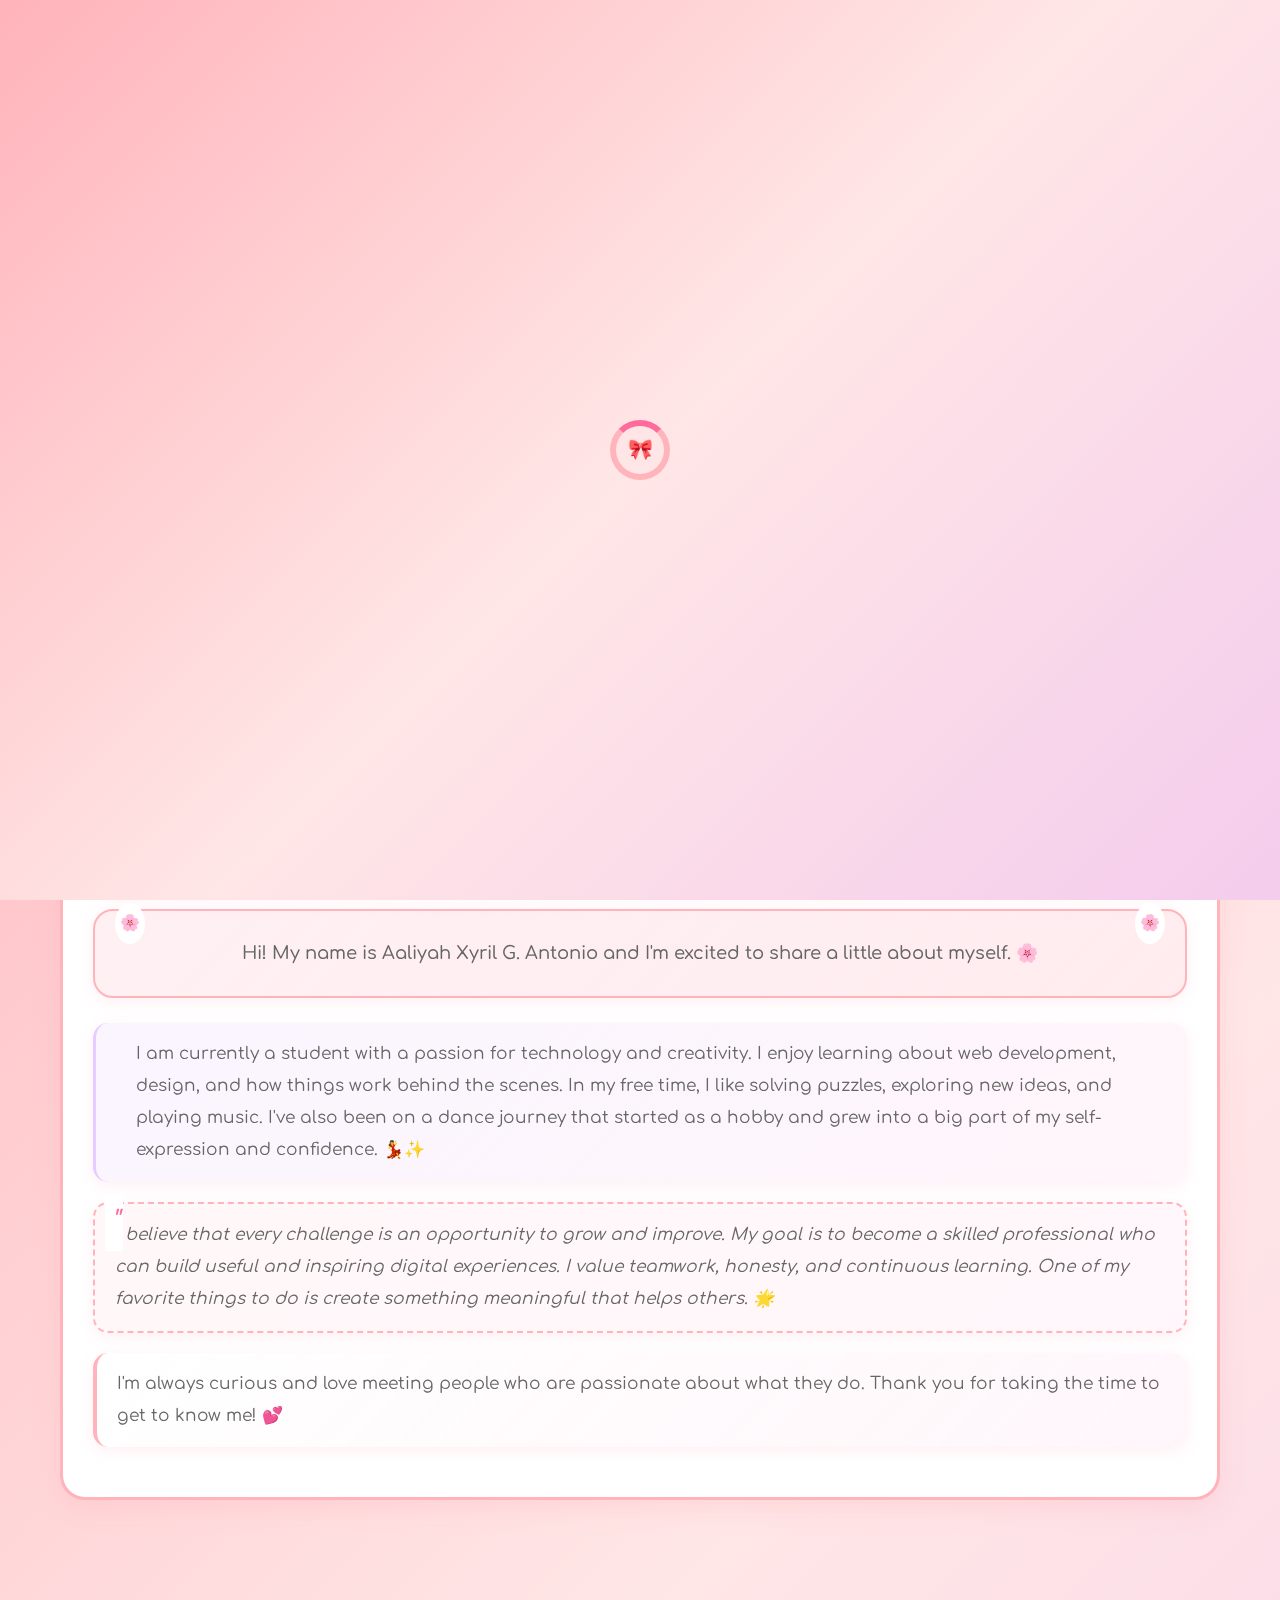
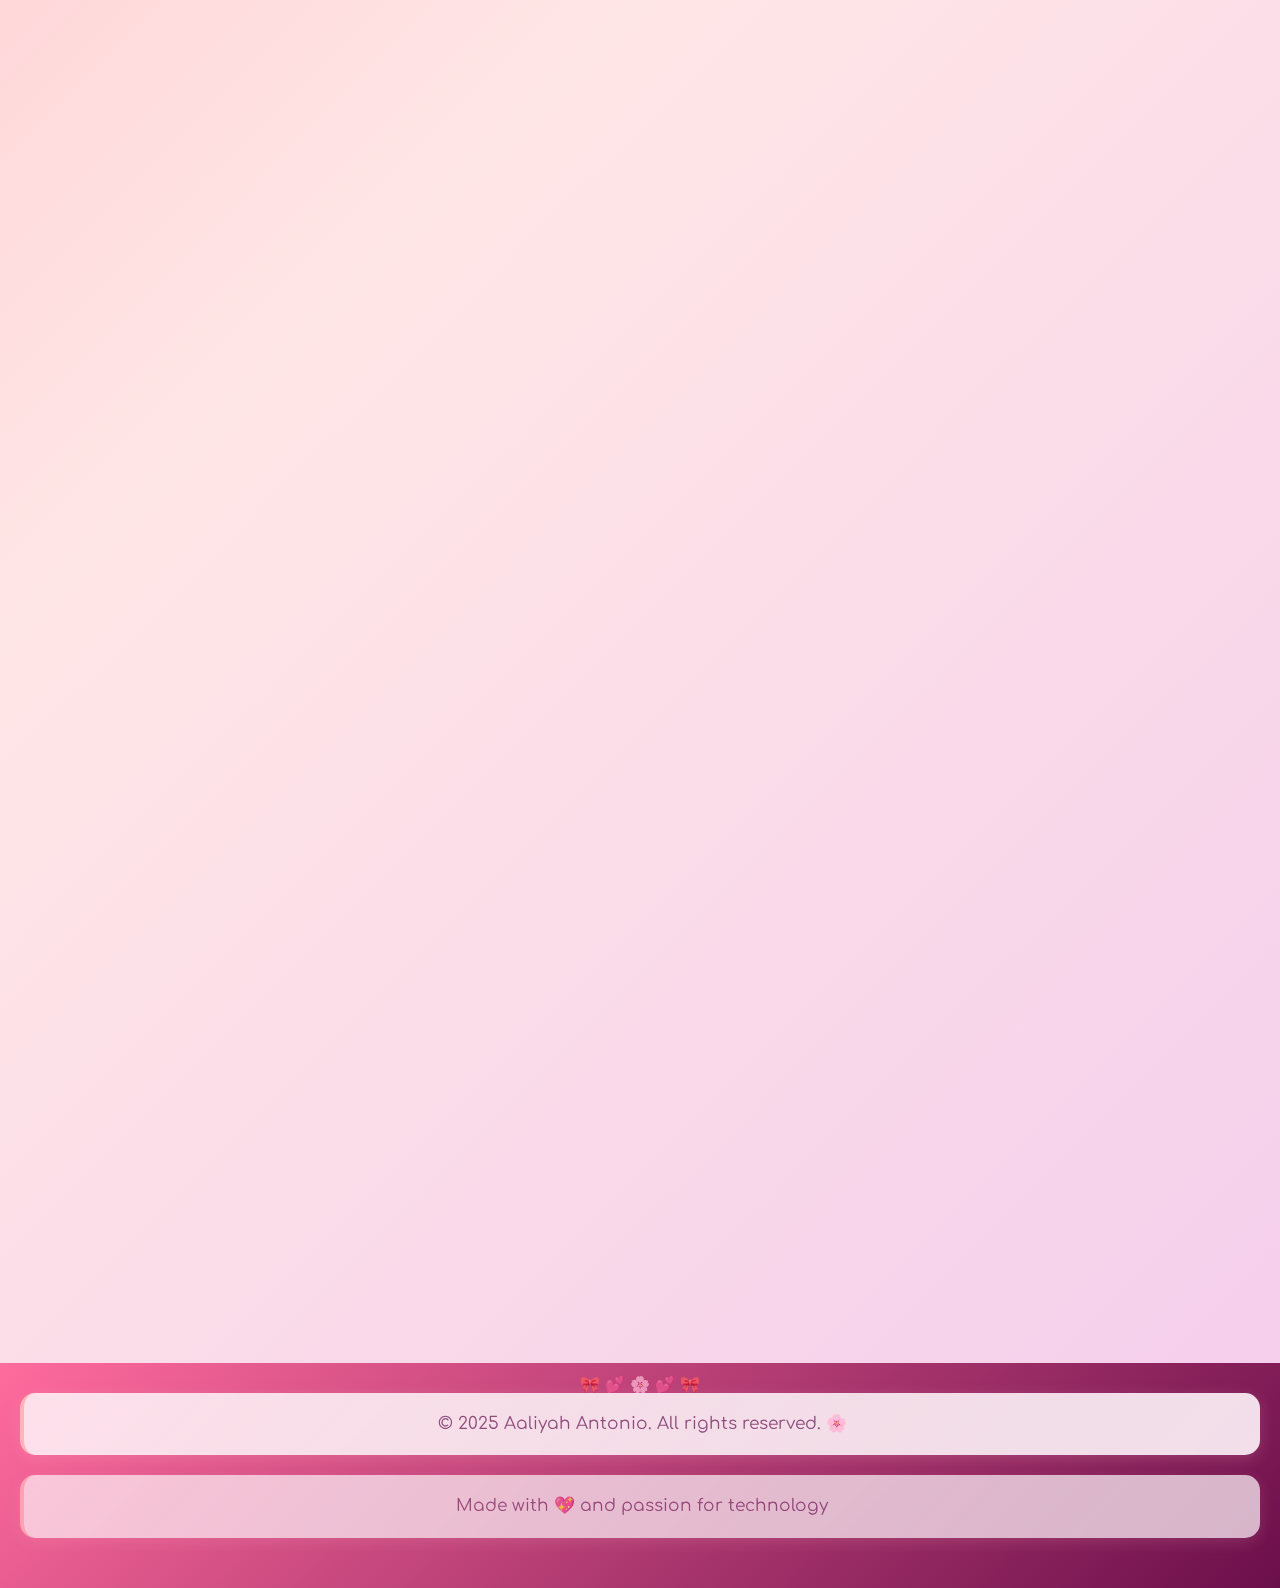
<file: index.html>
<!DOCTYPE html>
<html lang="en">
<head>
  <meta charset="UTF-8">
  <meta name="viewport" content="width=device-width, initial-scale=1.0">
  <meta name="description" content="Aaliyah Antonio - Personal Portfolio. Learn about my journey in technology, dance, and faith.">
  <meta name="keywords" content="Aaliyah Antonio, portfolio, technology, dance, IT student, web development">
  <meta name="author" content="Aaliyah Antonio">
  <title>Aaliyah Antonio - Home</title>
  <link rel="stylesheet" href="style.css">
  <link rel="icon" href="data:image/svg+xml,<svg xmlns='http://www.w3.org/2000/svg' viewBox='0 0 100 100'><text y='.9em' font-size='90'>🎀</text></svg>">
  <style>
    .profile-image-container {
        display: flex;
        justify-content: center;
        align-items: center;
        background: linear-gradient(135deg, #ffeef8 0%, #ffe4f2 50%, #ffd9ec 100%);
        padding: 60px;
        border-radius: 30px;
        margin: 30px 0;
        border: 3px solid rgba(255,182,193,0.6);
        position: relative;
        overflow: hidden;
        box-shadow: 
          0 10px 30px rgba(255,182,193,0.3),
          inset 0 1px 0 rgba(255,255,255,0.6);
    }
    
    .profile-image-container::before {
        content: '';
        position: absolute;
        top: -50%;
        left: -50%;
        width: 200%;
        height: 200%;
        background: conic-gradient(
          transparent,
          rgba(255,182,193,0.15),
          transparent,
          rgba(255,192,203,0.15),
          transparent,
          rgba(255,182,193,0.15),
          transparent
        );
        animation: rotate 12s linear infinite;
        z-index: 1;
    }
    
    @keyframes rotate {
        0% { transform: rotate(0deg); }
        100% { transform: rotate(360deg); }
    }
    
    #home img {
        width: 900px;
        height: 450px;
        object-fit: cover;
        border-radius: 10px;
        border: 4px solid #ff69b4;
        position: relative;
        z-index: 2;
        box-shadow: 
          0 0 20px rgba(255,105,180,0.6),
          0 0 40px rgba(255,105,180,0.4),
          0 0 60px rgba(255,182,193,0.3),
          0 0 80px rgba(255,192,203,0.2),
          inset 0 0 20px rgba(255,255,255,0.3);
        transition: all 0.4s ease;
        filter: brightness(1.1) contrast(1.1) saturate(1.05);
    }
    
    #home img:hover {
        transform: scale(1.05) translateY(-5px);
        border-color: #ff1493;
        box-shadow: 
          0 0 30px rgba(255,105,180,0.8),
          0 0 60px rgba(255,105,180,0.6),
          0 0 90px rgba(255,182,193,0.4),
          0 0 120px rgba(255,192,203,0.3),
          0 15px 35px rgba(255,105,180,0.3),
          inset 0 0 30px rgba(255,255,255,0.4);
        filter: brightness(1.15) contrast(1.15) saturate(1.1);
    }
    
    .profile-image-container:hover {
        border-color: rgba(255,105,180,0.8);
        box-shadow: 
          0 15px 40px rgba(255,182,193,0.4),
          inset 0 1px 0 rgba(255,255,255,0.8);
    }
    
    .profile-image-container:hover::before {
        animation-duration: 6s;
    }

  </style>
</head>
<body>

  <div class="loading" id="loading">
    <div class="spinner"></div>
  </div>

  <header>
    <h1 class="hello-kitty-bow">Aaliyah Antonio</h1>
    <nav class="nav-buttons">
      <a href="home.html"><button class="active">🏠 Home</button></a>
      <a href="about.html"><button>📖 About Me</button></a>
      <a href="contact.html"><button>💌 Contact</button></a>
    </nav>
  </header>

  <main>
    <section id="home" class="content-section">
      <div class="container">
        <div class="card text-center fade-in-up kawaii-decoration">
          <h2 class="hello-kitty-bow">Welcome to Aaliyah's Digital Space! ✨</h2>
          <div class="profile-image-container">
            <img src="myself.jpg" alt="Aaliyah Antonio - Profile Picture">
          </div>

          
          <p class="intro-text">
            Hi! My name is Aaliyah Xyril G. Antonio and I'm excited to share a little about myself. 🌸
          </p>
          
          <p class="indented-paragraph">
            I am currently a student with a passion for technology and creativity. I enjoy learning about web development, design, and how things work behind the scenes. In my free time, I like solving puzzles, exploring new ideas, and playing music. I've also been on a dance journey that started as a hobby and grew into a big part of my self-expression and confidence. 💃✨
          </p>
          
          <p class="quote-paragraph">
            I believe that every challenge is an opportunity to grow and improve. My goal is to become a skilled professional who can build useful and inspiring digital experiences. I value teamwork, honesty, and continuous learning. One of my favorite things to do is create something meaningful that helps others. 🌟
          </p>
          
          <p>
            I'm always curious and love meeting people who are passionate about what they do. Thank you for taking the time to get to know me! 💕
          </p>
        </div>

        <div class="fun-facts card scroll-animate">
          <h2>Fun Facts About Me 🐱</h2>
          <ul>
            <li class="paw-print">I love ice cream, especially when the flavor is cookies & cream 🍦</li>
            <li>My favorite colors are black and pink 🖤💖</li>
            <li>I prefer sunsets over sunrises 🌅</li>
            <li class="hello-kitty-bow">I like collecting stuffed toys 🧸</li>
            <li>I have a sweet tooth 🍭</li>
            <li>I like observing people 👀</li>
            <li>I love sleeping 😴</li>
            <li>I hate spiders 🕷️</li>
            <li>My favorite flower is sunflower 🌻</li>
            <li>I love rainy days ☔</li>
            <li class="paw-print">I love giving nicknames to my friends 💫</li>
            <li>I enjoy reading books while listening to music 📚🎵</li>
            <li>I cry easily during movies or reading books 😭</li>
          </ul>
        </div>

    
        <div style="display: grid; grid-template-columns: repeat(auto-fit, minmax(250px, 1fr)); gap: 20px; margin-top: 40px;">
          <div class="card text-center scroll-animate hello-kitty-bow" style="padding: 30px;">
            <h3>📖 My Journey</h3>
            <p>Discover my life story, from childhood to college, and my missionary work. 🌸</p>
            <a href="about.html">
              <button style="background: linear-gradient(135deg, #ff6b9d, #ffb3ba); color: white; border: none; padding: 12px 24px; border-radius: 25px; cursor: pointer; font-weight: 600; transition: all 0.3s ease; font-family: 'Fredoka', sans-serif;">
                ✨ Read More ✨
              </button>
            </a>
          </div>
          
          <div class="card text-center scroll-animate hello-kitty-bow" style="padding: 30px;">
            <h3>💌 Get in Touch</h3>
            <p>Have a question or want to connect? I'd love to hear from you! 💕</p>
            <a href="contact.html">
              <button style="background: linear-gradient(135deg, #ff6b9d, #ffb3ba); color: white; border: none; padding: 12px 24px; border-radius: 25px; cursor: pointer; font-weight: 600; transition: all 0.3s ease; font-family: 'Fredoka', sans-serif;">
                🎀 Contact Me 🎀
              </button>
            </a>
          </div>
        </div>
      </div>
    </section>
  </main>

  <footer>
    <p style="color: rgb(142, 75, 124); text-align: center;">&copy; 2025 Aaliyah Antonio. All rights reserved. 🌸</p>
    <p style="margin-top: 10px; opacity: 0.8; color: rgb(142, 75, 124); text-align: center; ">Made with 💖 and passion for technology</p>
  </footer>

  <script>
 
    if (performance.navigation.type === performance.navigation.TYPE_RELOAD) {
      const referrer = document.referrer;
      if (!referrer.includes('start.html')) {
        window.location.href = 'start.html';
      }
    }


    window.addEventListener('load', function() {
      const loading = document.getElementById('loading');
      setTimeout(() => {
        loading.classList.add('fade-out');
        setTimeout(() => {
          loading.style.display = 'none';
        }, 500);
      }, 800);
    });

  
    const observerOptions = {
      threshold: 0.1,
      rootMargin: '0px 0px -50px 0px'
    };

    const observer = new IntersectionObserver((entries) => {
      entries.forEach(entry => {
        if (entry.isIntersecting) {
          entry.target.classList.add('visible');
        }
      });
    }, observerOptions);

    document.querySelectorAll('.scroll-animate').forEach(el => {
      observer.observe(el);
    });

   
    document.querySelectorAll('button').forEach(button => {
      button.addEventListener('mouseenter', function() {
        this.style.transform = 'translateY(-2px)';
      });
      
      button.addEventListener('mouseleave', function() {
        this.style.transform = 'translateY(0)';
      });
    });


    document.querySelectorAll('a[href^="#"]').forEach(anchor => {
      anchor.addEventListener('click', function (e) {
        e.preventDefault();
        const target = document.querySelector(this.getAttribute('href'));
        if (target) {
          target.scrollIntoView({
            behavior: 'smooth',
            block: 'start'
          });
        }
      });
    });
  </script>
</body>
</html>
</file>
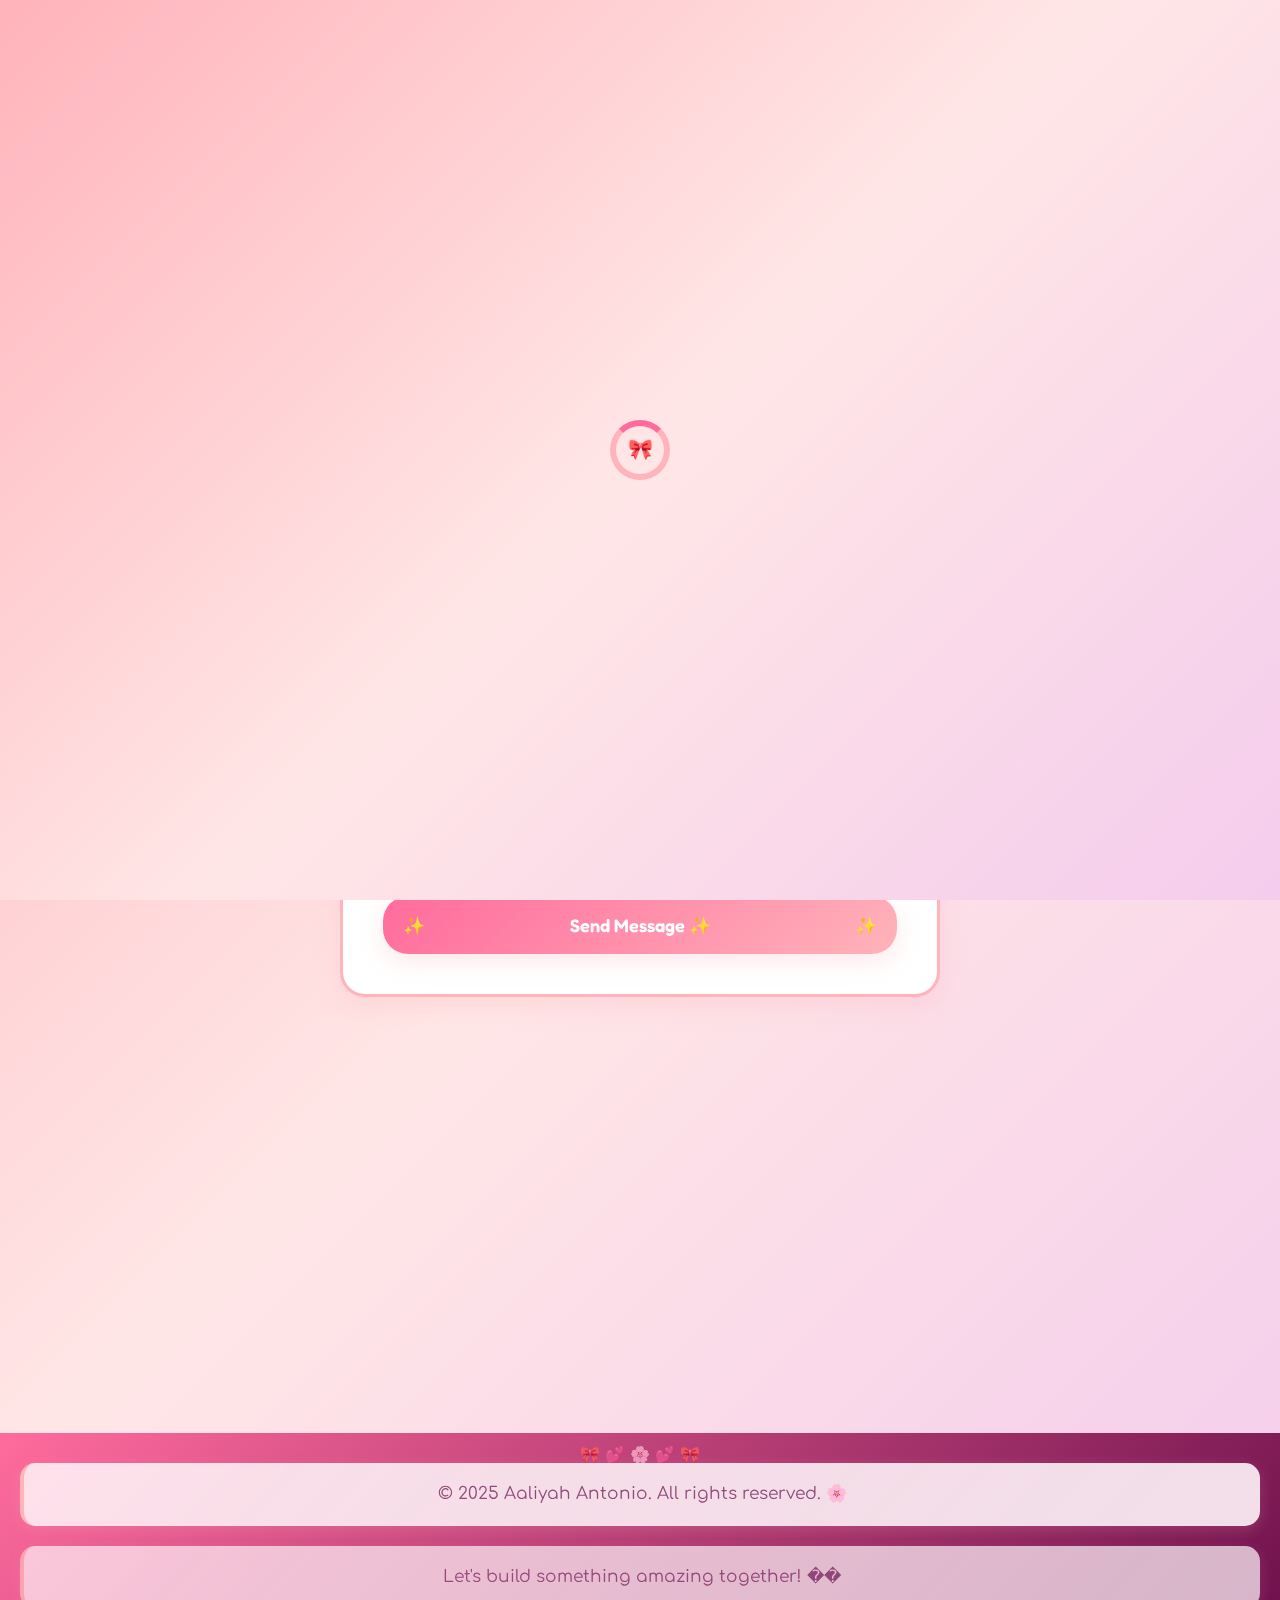
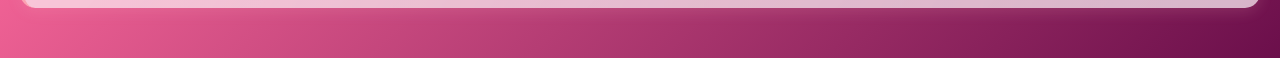
<file: contact.html>
<!DOCTYPE html>
<html lang="en">
<head>
  <meta charset="UTF-8">
  <meta name="viewport" content="width=device-width, initial-scale=1.0">
  <meta name="description" content="Contact Aaliyah Antonio - Get in touch via email, phone, or send a message through the contact form.">
  <meta name="keywords" content="Aaliyah Antonio, contact, email, phone, message, get in touch">
  <meta name="author" content="Aaliyah Antonio">
  <title>Aaliyah Antonio - Contact</title>
  <link rel="stylesheet" href="style.css">
  <link rel="icon" href="data:image/svg+xml,<svg xmlns='http://www.w3.org/2000/svg' viewBox='0 0 100 100'><text y='.9em' font-size='90'>🎀</text></svg>">
</head>
<body>
  <!-- Loading Animation -->
  <div class="loading" id="loading">
    <div class="spinner"></div>
  </div>

  <header>
    <div class="title hello-kitty-bow">Contact Me</div>
    <nav class="nav-buttons">
      <a href="home.html"><button>🏠 Home</button></a>
      <a href="about.html"><button>📖 About Me</button></a>
      <a href="contact.html"><button class="active">💌 Contact</button></a>
    </nav>
  </header>

  <main>
    <div class="container">
      <section class="content-section">
        <h1 class="text-center fade-in-up hello-kitty-bow">Let's Connect! 💌</h1>
        <p class="intro-text fade-in-up">
          I'd love to hear from you! Feel free to reach out through any of the channels below. 🌸✨
        </p>

        <div class="contact-info fade-in-up">
          <div class="card kawaii-decoration" style="display: grid; grid-template-columns: repeat(auto-fit, minmax(250px, 1fr)); gap: 30px; padding: 40px;">
            <div class="text-center hello-kitty-bow">
              <h3 style="color: #ff6b9d; margin-bottom: 15px;">📧 Email</h3>
              <p style="font-size: 18px; color: #666;">axga417@email.com</p>
            </div>
            <div class="text-center paw-print">
              <h3 style="color: #ff6b9d; margin-bottom: 15px;">📱 Phone</h3>
              <p style="font-size: 18px; color: #666;">09984140032</p>
            </div>
            <div class="text-center hello-kitty-bow">
              <h3 style="color: #ff6b9d; margin-bottom: 15px;">📍 Location</h3>
              <p style="font-size: 18px; color: #666;">Baclaran, Paranaque City</p>
            </div>
          </div>
        </div>

        <div class="scroll-animate">
          <form action="https://formspree.io/f/mgvylqkq" method="POST" class="kawaii-decoration">
            <h3>Send Me a Message ❣︎𐙚</h3>
            
            <label for="message">💕 Message</label>
            <textarea id="message" name="message" placeholder="Write your message..." required></textarea>

            <button type="submit" class="submit-btn">Send Message ✨</button>
          </form>
        </div>

        <!-- Social Links Placeholder -->
        <div class="card text-center scroll-animate hello-kitty-bow" style="margin-top: 40px; padding: 30px;">
          <h3>Follow My Journey 🌟</h3>
          <p>Stay connected and follow my adventures in technology and faith! 🌸💕</p>
          <div style="display: flex; justify-content: center; gap: 20px; flex-wrap: wrap;">
            <a href="https://www.facebook.com/aaliyahxyril.antonio" target="_blank" rel="noopener noreferrer">
              <button style="background: linear-gradient(135deg, #ff6b9d, #ffb3ba); color: white; border: none; padding: 12px 24px; border-radius: 25px; cursor: pointer; font-weight: 600; font-family: 'Fredoka', sans-serif; transition: all 0.3s ease;">
                📘 Facebook
              </button>
            </a>
            <a href="https://www.instagram.com/your_iyahhh/" target="_blank" rel="noopener noreferrer">
              <button style="background: linear-gradient(135deg, #ff6b9d, #ffb3ba); color: white; border: none; padding: 12px 24px; border-radius: 25px; cursor: pointer; font-weight: 600; font-family: 'Fredoka', sans-serif; transition: all 0.3s ease;">
                📸 Instagram
              </button>
            </a>
          </div>
        </div>
      </section>
    </div>
  </main>

  <footer>
    <p style="color: rgb(142, 75, 124); text-align: center;">&copy; 2025 Aaliyah Antonio. All rights reserved. 🌸</p>
    <p style="margin-top: 10px; opacity: 0.8; color: rgb(142, 75, 124); text-align: center;">Let's build something amazing together! ��</p>
  </footer>

  <script>
    // Redirect to start page on refresh (unless coming from start.html)
    if (performance.navigation.type === performance.navigation.TYPE_RELOAD) {
      const referrer = document.referrer;
      if (!referrer.includes('start.html')) {
        window.location.href = 'start.html';
      }
    }

    // Loading animation
    window.addEventListener('load', function() {
      const loading = document.getElementById('loading');
      setTimeout(() => {
        loading.classList.add('fade-out');
        setTimeout(() => {
          loading.style.display = 'none';
        }, 500);
      }, 800);
    });

    // Scroll animations
    const observerOptions = {
      threshold: 0.1,
      rootMargin: '0px 0px -50px 0px'
    };

    const observer = new IntersectionObserver((entries) => {
      entries.forEach(entry => {
        if (entry.isIntersecting) {
          entry.target.classList.add('visible');
        }
      });
    }, observerOptions);

    document.querySelectorAll('.scroll-animate').forEach(el => {
      observer.observe(el);
    });

    
    document.querySelector('form').addEventListener('submit', function(e) {
      const submitBtn = document.querySelector('.submit-btn');
      submitBtn.innerHTML = 'Sending... ⏳';
      submitBtn.disabled = true;
      
  
      setTimeout(() => {
        submitBtn.innerHTML = 'Send Message ✨';
        submitBtn.disabled = false;
      }, 3000);
    });
  </script>
</body>
</html>
</file>
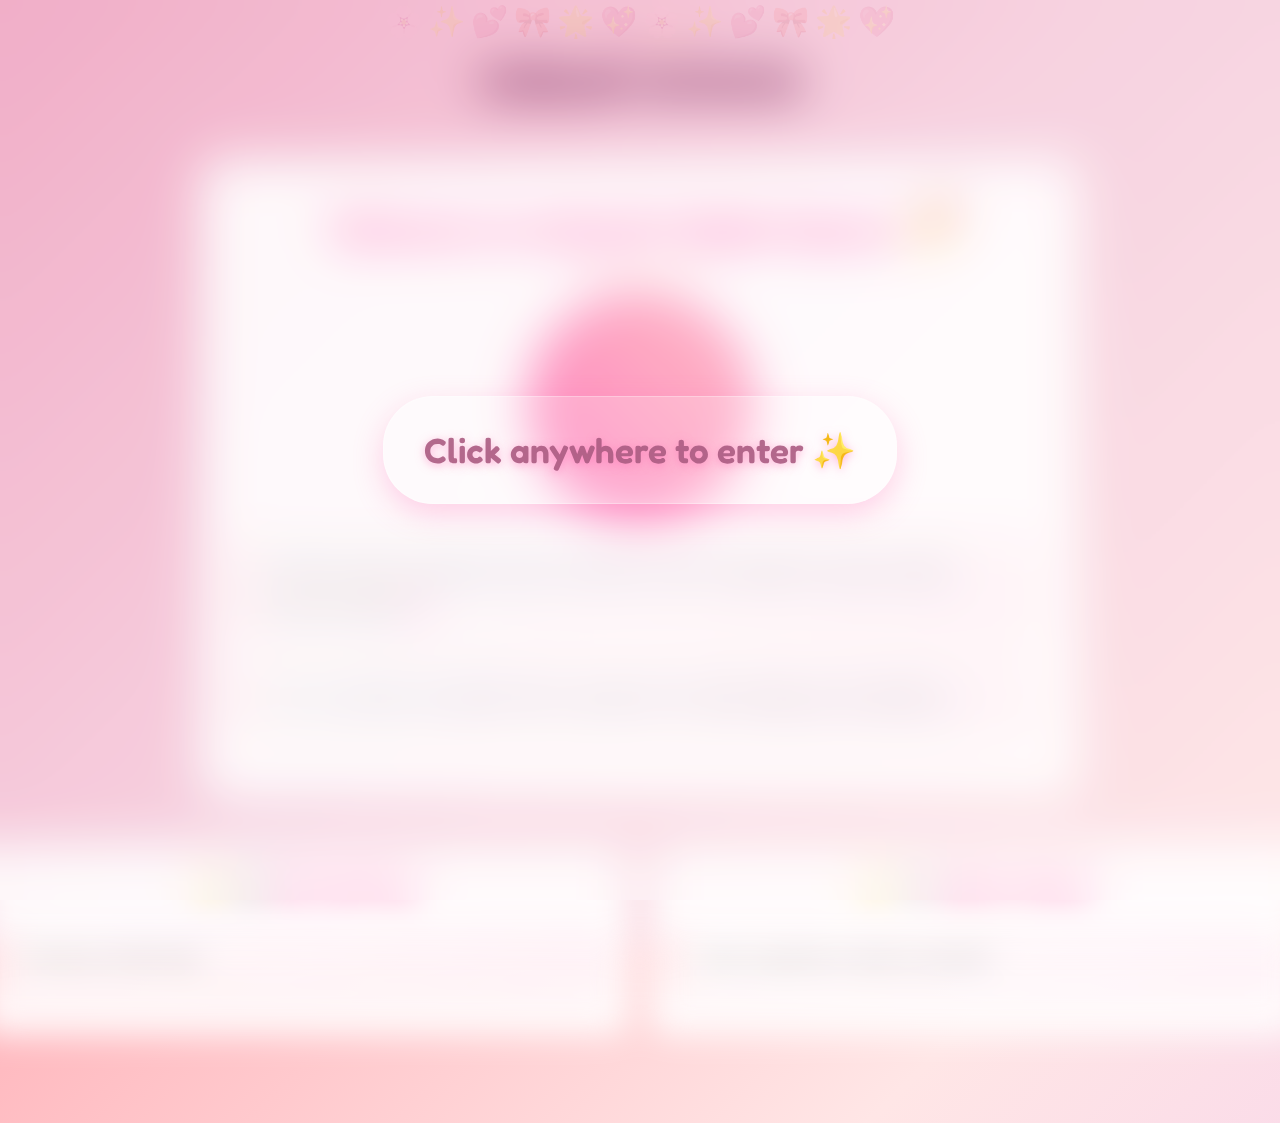
<file: start.html>
<!DOCTYPE html>
<html lang="en">
<head>
  <meta charset="UTF-8">
  <meta name="viewport" content="width=device-width, initial-scale=1.0">
  <meta name="description" content="Welcome to Aaliyah Antonio's Digital Space - Enter to explore my journey in technology, dance, and faith.">
  <meta name="keywords" content="Aaliyah Antonio, portfolio, welcome, entrance, technology, dance, IT student">
  <meta name="author" content="Aaliyah Antonio">
  <title>Welcome to Aaliyah's Digital Space ✨</title>
  <link rel="stylesheet" href="style.css">
  <link rel="icon" href="data:image/svg+xml,<svg xmlns='http://www.w3.org/2000/svg' viewBox='0 0 100 100'><text y='.9em' font-size='90'>🎀</text></svg>">
  <style>
    /* Landing Page Specific Styles */
    .landing-container {
      min-height: 100vh;
      display: flex;
      flex-direction: column;
      justify-content: center;
      align-items: center;
      text-align: center;
      padding: 20px;
      position: fixed;
      top: 0;
      left: 0;
      width: 100%;
      height: 100%;
      background: rgba(255, 255, 255, 0.1);
      backdrop-filter: blur(20px);
      -webkit-backdrop-filter: blur(20px);
      z-index: 9999;
      overflow: hidden;
      cursor: pointer;
    }
    
    /* Background home page (blurred) */
    .background-home {
      position: absolute;
      top: 0;
      left: 0;
      width: 100%;
      height: 100%;
      background: linear-gradient(135deg, #efa1bf 0%, #f6cddd 50%, #ffe6e6 100%);
      z-index: -1;
      filter: blur(15px);
      transform: scale(1.1);
    }
    
    /* Floating decorations */
    .landing-container::before {
      content: '🌸 ✨ 💕 🎀 🌟 💖 🌸 ✨ 💕 🎀 🌟 💖';
      position: absolute;
      top: 0;
      left: 0;
      width: 100%;
      height: 100%;
      display: flex;
      flex-wrap: wrap;
      justify-content: space-around;
      align-items: space-around;
      font-size: 30px;
      opacity: 0.1;
      pointer-events: none;
      animation: kawaiiFloat 6s ease-in-out infinite;
      z-index: 1;
    }
    
    .landing-content {
      position: relative;
      z-index: 2;
      animation: fadeInUp 1.2s ease-out;
    }
    
    .click-anywhere-text {
      font-family: var(--font-heading);
      font-size: clamp(1.5rem, 4vw, 2.2rem);
      font-weight: 600;
      color: rgba(171, 92, 130, 0.9);
      background: rgba(255, 255, 255, 0.1);
      backdrop-filter: blur(15px);
      -webkit-backdrop-filter: blur(15px);
      padding: 25px 40px;
      border-radius: 50px;
      border: 1px solid rgba(255, 255, 255, 0.3);
      box-shadow: 0 10px 30px rgba(255, 105, 180, 0.3);
      animation: gentlePulse 3s ease-in-out infinite;
      text-shadow: 0 2px 10px rgba(255, 105, 180, 0.5);
      cursor: pointer;
      transition: all 0.3s ease;
    }
    
    .click-anywhere-text:hover {
      transform: translateY(-5px) scale(1.05);
      box-shadow: 0 15px 40px rgba(255, 105, 180, 0.4);
      background: rgba(255, 255, 255, 0.2);
    }
    
    @keyframes gentlePulse {
      0%, 100% { 
        transform: translateY(0) scale(1); 
        opacity: 0.9;
      }
      50% { 
        transform: translateY(-3px) scale(1.02); 
        opacity: 1;
      }
    }
    
    .landing-title {
      font-family: var(--font-heading);
      font-size: clamp(2.5rem, 8vw, 4.5rem);
      font-weight: 800;
      background: linear-gradient(45deg, #6b0f4b, #ff69b4, #ff1493, #6b0f4b);
      background-size: 300% 300%;
      -webkit-background-clip: text;
      -webkit-text-fill-color: transparent;
      background-clip: text;
      animation: gradientShift 3s ease-in-out infinite, gentleBounce 4s ease-in-out infinite;
      margin-bottom: 20px;
      text-shadow: 0 0 30px rgba(255, 105, 180, 0.3);
    }
    
    @keyframes gradientShift {
      0%, 100% { background-position: 0% 50%; }
      50% { background-position: 100% 50%; }
    }
    
    .landing-subtitle {
      font-family: var(--font-label);
      font-size: clamp(1.2rem, 4vw, 1.8rem);
      color: #6b0f4b;
      margin-bottom: 40px;
      font-weight: 500;
      animation: fadeIn 1.5s ease-out 0.3s both;
    }
    
    .enter-button {
      background: linear-gradient(135deg, #ff6b9d 0%, #ff1493 50%, #ff69b4 100%);
      border: none;
      color: white;
      font-family: var(--font-heading);
      font-size: clamp(1.2rem, 4vw, 1.6rem);
      font-weight: 700;
      padding: 20px 50px;
      border-radius: 50px;
      cursor: pointer;
      box-shadow: 
        0 15px 35px rgba(255, 105, 180, 0.4),
        0 0 30px rgba(255, 105, 180, 0.6),
        inset 0 2px 0 rgba(255, 255, 255, 0.3);
      transition: all 0.4s cubic-bezier(0.4, 0, 0.2, 1);
      position: relative;
      overflow: hidden;
      animation: heartBeat 3s ease-in-out infinite, fadeIn 1.8s ease-out 0.6s both;
    }
    
    .enter-button::before {
      content: '';
      position: absolute;
      top: 0;
      left: -100%;
      width: 100%;
      height: 100%;
      background: linear-gradient(90deg, transparent, rgba(255, 255, 255, 0.4), transparent);
      transition: left 0.6s;
    }
    
    .enter-button:hover {
      transform: translateY(-8px) scale(1.05);
      box-shadow: 
        0 25px 50px rgba(255, 105, 180, 0.6),
        0 0 50px rgba(255, 105, 180, 0.8),
        inset 0 2px 0 rgba(255, 255, 255, 0.4);
      animation: none;
    }
    
    .enter-button:hover::before {
      left: 100%;
    }
    
    .enter-button:active {
      transform: translateY(-4px) scale(1.02);
    }
    
    .sparkles {
      position: absolute;
      width: 100%;
      height: 100%;
      pointer-events: none;
      z-index: 0;
    }
    
    .sparkle {
      position: absolute;
      color: #ff69b4;
      font-size: 20px;
      opacity: 0;
      animation: sparkleAnimation 3s ease-in-out infinite;
    }
    
    @keyframes sparkleAnimation {
      0%, 100% { opacity: 0; transform: translateY(0) rotate(0deg) scale(0.5); }
      50% { opacity: 1; transform: translateY(-50px) rotate(180deg) scale(1); }
    }
    
    .sparkle:nth-child(1) { top: 20%; left: 10%; animation-delay: 0s; }
    .sparkle:nth-child(2) { top: 30%; right: 15%; animation-delay: 0.5s; }
    .sparkle:nth-child(3) { bottom: 40%; left: 20%; animation-delay: 1s; }
    .sparkle:nth-child(4) { bottom: 20%; right: 10%; animation-delay: 1.5s; }
    .sparkle:nth-child(5) { top: 60%; left: 50%; animation-delay: 2s; }
    .sparkle:nth-child(6) { top: 80%; right: 30%; animation-delay: 2.5s; }
    
    /* Mobile responsiveness */
    @media (max-width: 768px) {
      .landing-container {
        padding: 15px;
      }
      
      .enter-button {
        padding: 18px 40px;
        font-size: 1.3rem;
      }
    }
  </style>
</head>
<body>
  <!-- Blurred background that simulates your home page -->
  <div class="background-home">
    <div style="padding: 80px 40px; text-align: center;">
      <h1 style="font-family: var(--font-heading); font-size: 2.5rem; color: #6b0f4b; margin-bottom: 30px;">Aaliyah Antonio</h1>
      <div style="background: white; border-radius: 20px; padding: 40px; margin: 40px auto; max-width: 800px; opacity: 0.9;">
        <h2 style="color: #ff69b4; margin-bottom: 20px;">Welcome to Aaliyah's Digital Space! ✨</h2>
        <div style="width: 200px; height: 200px; border-radius: 50%; background: linear-gradient(45deg, #ff69b4, #ffb3ba); margin: 20px auto; border: 4px solid #ff1493;"></div>
        <p style="margin: 20px 0; color: #666;">Hi! My name is Aaliyah Xyril G. Antonio and I'm excited to share a little about myself. 🌸</p>
        <p style="margin: 20px 0; color: #666;">I am currently a student with a passion for technology and creativity...</p>
      </div>
      <div style="display: grid; grid-template-columns: repeat(auto-fit, minmax(200px, 1fr)); gap: 20px; margin-top: 30px;">
        <div style="background: white; padding: 20px; border-radius: 15px; opacity: 0.9;">
          <h3 style="color: #ff69b4;">📖 My Journey</h3>
          <p style="color: #666; font-size: 14px;">Discover my life story...</p>
        </div>
        <div style="background: white; padding: 20px; border-radius: 15px; opacity: 0.9;">
          <h3 style="color: #ff69b4;">💌 Get in Touch</h3>
          <p style="color: #666; font-size: 14px;">Have a question or want to connect?</p>
        </div>
      </div>
    </div>
  </div>

  <div class="landing-container">
    <div class="sparkles">
      <div class="sparkle">✨</div>
      <div class="sparkle">🌟</div>
      <div class="sparkle">💫</div>
      <div class="sparkle">⭐</div>
      <div class="sparkle">✨</div>
      <div class="sparkle">🌟</div>
    </div>
    
    <div class="landing-content">
      <div class="click-anywhere-text">
        Click anywhere to enter ✨
      </div>
    </div>
  </div>

  <script>
    function enterWebsite() {
      // Add a beautiful transition effect
      const container = document.querySelector('.landing-container');
      const text = document.querySelector('.click-anywhere-text');
      
      if (text) {
        text.style.transform = 'scale(0.95)';
        text.style.opacity = '0.7';
      }
      
      setTimeout(() => {
        container.style.transform = 'scale(1.1)';
        container.style.opacity = '0';
        container.style.transition = 'all 0.8s cubic-bezier(0.4, 0, 0.2, 1)';
        
        setTimeout(() => {
          window.location.href = 'home.html';
        }, 400);
      }, 200);
    }
    
    // Make entire screen clickable
    document.addEventListener('click', enterWebsite);
    
    // Add some interactive sparkles when user moves mouse
    document.addEventListener('mousemove', (e) => {
      if (Math.random() > 0.95) {
        createSparkle(e.clientX, e.clientY);
      }
    });
    
    function createSparkle(x, y) {
      const sparkle = document.createElement('div');
      sparkle.innerHTML = ['✨', '🌟', '💫', '⭐'][Math.floor(Math.random() * 4)];
      sparkle.style.position = 'fixed';
      sparkle.style.left = x + 'px';
      sparkle.style.top = y + 'px';
      sparkle.style.pointerEvents = 'none';
      sparkle.style.fontSize = '16px';
      sparkle.style.color = '#ff69b4';
      sparkle.style.zIndex = '9999';
      sparkle.style.animation = 'sparkleAnimation 2s ease-out forwards';
      
      document.body.appendChild(sparkle);
      
      setTimeout(() => {
        sparkle.remove();
      }, 2000);
    }
    
    // Add entrance animation
    window.addEventListener('load', () => {
      const content = document.querySelector('.landing-content');
      content.style.opacity = '0';
      content.style.transform = 'translateY(50px)';
      
      setTimeout(() => {
        content.style.transition = 'all 1s cubic-bezier(0.4, 0, 0.2, 1)';
        content.style.opacity = '1';
        content.style.transform = 'translateY(0)';
      }, 100);
    });
    
    // Add keyboard support
    document.addEventListener('keydown', function(event) {
      if (event.key === 'Enter' || event.key === ' ') {
        enterWebsite();
      }
    });
  </script>
</body>
</html>
</file>
<file: style.css>
/* Fonts */
@import url('https://fonts.googleapis.com/css2?family=Baloo+2:wght@400;500;600;700;800&family=Comfortaa:wght@300;400;500;600;700&family=Fredoka:wght@300;400;500;600;700&display=swap');

/* Reset */
* {
  margin: 0;
  padding: 0;
  box-sizing: border-box;
}

/* Variables */
:root {
  /* Colors */
  --primary-color: #6b0f4b;
  --secondary-color: #efa1bf;
  --accent-color: #de7cd8;
  --light-pink: #f4cced;
  --hello-kitty-pink: #ffb3ba;
  --hello-kitty-bow: #ff6b9d;
  --pastel-yellow: #ffffba;
  --pastel-blue: #bae1ff;
  --kawaii-purple: #e6ccff;
  --dark-text: #333;
  --light-text: #666;
  --white: #ffffff;
  /* Gradients */
  --gradient-bg: linear-gradient(135deg, #efa1bf 0%, #f6cddd 100%);
  --hello-kitty-gradient: linear-gradient(135deg, #ffb3ba 0%, #ffe6e6 50%, #f4cced 100%);
  --kawaii-button-gradient: linear-gradient(135deg, var(--hello-kitty-bow), var(--hello-kitty-pink));
  --header-gradient: linear-gradient(135deg, var(--primary-color) 0%, #8b1a5c 100%);
  --decorative-gradient: linear-gradient(90deg, var(--hello-kitty-bow), var(--pastel-yellow), var(--hello-kitty-pink));
  /* Shadows */
  --card-shadow: 0 10px 30px rgba(0, 0, 0, 0.1);
  --hover-shadow: 0 20px 40px rgba(0, 0, 0, 0.15);
  --kawaii-shadow: 0 8px 25px rgba(255, 179, 186, 0.3);
  --kawaii-hover-shadow: 0 15px 35px rgba(255, 179, 186, 0.4);
  /* Fonts */
  --font-primary: 'Baloo 2', 'Segoe UI', 'Arial', sans-serif;
  --font-heading: 'Fredoka', 'Baloo 2', sans-serif;
  --font-label: 'Comfortaa', sans-serif;
  /* Spacing */
  --border-radius: 25px;
  --border-radius-small: 15px;
  --border-radius-large: 50px;
  --padding-card: 30px;
  --padding-form: 40px;
  /* Transitions */
  --transition: all 0.3s cubic-bezier(0.4, 0, 0.2, 1);
  --transition-fast: all 0.3s ease;
}

/* Animations */
@keyframes gentleBounce {
  0%, 100% { transform: translateY(0px) rotate(0deg); }
  50% { transform: translateY(-5px) rotate(5deg); }
}

@keyframes fadeInOut {
  0%, 100% { opacity: 0.2; }
  50% { opacity: 0.6; }
}

@keyframes kawaiiFloat {
  0%, 100% { transform: translateY(0px); }
  50% { transform: translateY(-8px); }
}

@keyframes heartBeat {
  0%, 100% { transform: scale(1); }
  50% { transform: scale(1.1); }
}

@keyframes fadeInUp {
  from { opacity: 0; transform: translateY(30px); }
  to { opacity: 1; transform: translateY(0); }
}

@keyframes fadeIn {
  from { opacity: 0; }
  to { opacity: 1; }
}

@keyframes spin {
  0% { transform: rotate(0deg); }
  100% { transform: rotate(360deg); }
}

/* Body */
body {
  font-family: var(--font-primary);
  background: var(--hello-kitty-gradient);
  color: var(--dark-text);
  line-height: 1.6;
  min-height: 100vh;
  position: relative;
}

/* Floating decorations */
body::before {
  content: '🌸 ✨ 💕 🎀 🌟 💖 🌸';
  position: fixed;
  top: 20px;
  left: 0;
  width: 100%;
  text-align: center;
  font-size: 20px;
  opacity: 0.2;
  pointer-events: none;
  animation: kawaiiFloat 4s ease-in-out infinite;
  z-index: 1;
}

/* Header */
header {
  background: var(--header-gradient);
  color: var(--white);
  padding: 20px 40px;
  display: flex;
  justify-content: space-between;
  align-items: center;
  position: sticky;
  top: 0;
  z-index: 1000;
  box-shadow: var(--card-shadow);
  backdrop-filter: blur(10px);
  border-bottom: 3px solid var(--hello-kitty-bow);
}

/* Title */
.title, header h1 {
  font-family: var(--font-heading);
  font-size: clamp(24px, 5vw, 32px);
  font-weight: 700;
  background: linear-gradient(45deg, #fff, #f4cced, #ffffba);
  -webkit-background-clip: text;
  -webkit-text-fill-color: transparent;
  background-clip: text;
  animation: heartBeat 3s ease-in-out infinite;
}

/* Navigation */
.nav-buttons {
  display: flex;
  gap: 15px;
  flex-wrap: wrap;
}

.nav-buttons a {
  text-decoration: none;
}

/* Nav buttons */
.nav-buttons button {
  font-family: var(--font-label);
  background: var(--white);
  color: var(--primary-color);
  border: 2px solid var(--hello-kitty-pink);
  padding: 12px 24px;
  font-size: 16px;
  font-weight: 600;
  border-radius: var(--border-radius);
  cursor: pointer;
  transition: var(--transition);
  box-shadow: var(--kawaii-shadow);
  position: relative;
  overflow: hidden;
}

/* Nav hover */
.nav-buttons button:hover {
  background: var(--hello-kitty-pink);
  transform: translateY(-2px) scale(1.05);
  box-shadow: var(--kawaii-hover-shadow);
  animation: gentleBounce 0.6s ease-in-out;
}

/* Active nav */
.nav-buttons button.active {
  background: var(--hello-kitty-bow);
  color: white;
  animation: heartBeat 2s ease-in-out infinite;
}

/* Container */
.container {
  max-width: 1200px;
  margin: 0 auto;
  padding: 0 20px;
}

/* Sections */
section, .content-section {
  padding: 60px 20px;
  margin-bottom: 40px;
}

#home img {
     width: 900px;
      height: 450px;
      border-radius: 10px;
}

/* Cards */
.card, .journey-step, .fun-facts, form {
  font-family: var(--font-primary);
  background: var(--white);
  border-radius: var(--border-radius);
  padding: var(--padding-card);
  margin-bottom: 30px;
  box-shadow: var(--kawaii-shadow);
  transition: var(--transition);
  position: relative;
  overflow: hidden;
  border: 3px solid var(--hello-kitty-pink);
}

/* Card decorations */
.card::before, .fun-facts::before {
  content: '';
  position: absolute;
  top: 0;
  left: 0;
  right: 0;
  height: 6px;
  background: var(--decorative-gradient);
}

/* Card hearts */
.card::after {
  content: '💕';
  position: absolute;
  top: 15px;
  right: 20px;
  font-size: 20px;
  opacity: 0.3;
  animation: heartBeat 2s ease-in-out infinite;
}

/* Card hover */
.card:hover, .journey-step:hover {
  transform: translateY(-8px) scale(1.02);
  box-shadow: var(--kawaii-hover-shadow);
  animation: kawaiiFloat 0.6s ease-in-out;
}

/* Headings */
h1, h2, h3 {
  font-family: var(--font-heading);
  color: var(--primary-color);
  margin-bottom: 20px;
  font-weight: 700;
  position: relative;
}

/* H1 */
h1 {
  text-shadow: 2px 2px 4px rgba(255, 179, 186, 0.3);
}

/* H2 */
h2 {
  font-size: clamp(24px, 4vw, 32px);
  text-align: center;
  padding-bottom: 15px;
  color: var(--hello-kitty-bow);
}

/* H2 underline */
h2::after {
  content: '';
  position: absolute;
  bottom: 0;
  left: 50%;
  transform: translateX(-50%);
  width: 100px;
  height: 4px;
  background: var(--decorative-gradient);
  border-radius: 10px;
}

/* H2 bow */
h2::before {
  content: '🎀';
  position: absolute;
  top: -5px;
  right: 10%;
  font-size: 20px;
  animation: gentleBounce 2s ease-in-out infinite;
}

/* H3 */
h3 {
  color: var(--hello-kitty-bow);
  font-size: clamp(18px, 3vw, 24px);
}

/* H3 sparkle */
h3::before {
  content: '✨';
  margin-right: 8px;
  animation: fadeInOut 2s ease-in-out infinite;
}

/* Paragraphs */
p {
  font-family: var(--font-label);
  color: var(--light-text);
  font-size: 17px;
  line-height: 1.9;
  text-align: left;
  margin-bottom: 20px;
  padding: 15px 20px;
  background: linear-gradient(135deg, rgba(255, 255, 255, 0.8) 0%, rgba(255, 245, 250, 0.9) 100%);
  border-radius: 15px;
  border-left: 4px solid var(--hello-kitty-pink);
  box-shadow: 0 4px 15px rgba(255, 182, 193, 0.2);
  transition: var(--transition);
  position: relative;
  backdrop-filter: blur(5px);
}

/* Paragraph hover effect */
p:hover {
  transform: translateY(-2px);
  box-shadow: 0 6px 20px rgba(255, 182, 193, 0.3);
  border-left-color: var(--hello-kitty-bow);
}

/* Special paragraph styling for intro text */
.intro-text {
  font-size: 18px;
  font-weight: 500;
  text-align: center;
  background: linear-gradient(135deg, rgba(255, 182, 193, 0.2) 0%, rgba(255, 192, 203, 0.3) 100%);
  border: 2px solid var(--hello-kitty-pink);
  border-radius: 20px;
  padding: 25px 30px;
  margin: 25px 0;
  position: relative;
}

/* Intro text decoration */
.intro-text::before {
  content: '🌸';
  position: absolute;
  top: -8px;
  left: 20px;
  background: white;
  padding: 5px;
  border-radius: 50%;
  font-size: 16px;
}

.intro-text::after {
  content: '🌸';
  position: absolute;
  top: -8px;
  right: 20px;
  background: white;
  padding: 5px;
  border-radius: 50%;
  font-size: 16px;
}

/* Indented paragraphs */
.indented-paragraph {
  padding-left: 40px;
  border-left: 3px solid var(--kawaii-purple);
  background: linear-gradient(135deg, rgba(230, 204, 255, 0.2) 0%, rgba(255, 245, 250, 0.9) 100%);
}

/* Quote-style paragraphs */
.quote-paragraph {
  font-style: italic;
  background: linear-gradient(135deg, rgba(255, 179, 186, 0.1) 0%, rgba(255, 245, 250, 0.8) 100%);
  border: 2px dashed var(--hello-kitty-pink);
  position: relative;
}

.quote-paragraph::before {
  content: '"';
  position: absolute;
  top: -10px;
  left: 10px;
  font-size: 30px;
  color: var(--hello-kitty-bow);
  background: white;
  padding: 0 5px;
}

/* Bow decoration */
.hello-kitty-bow::before {
  content: '🎀';
  position: absolute;
  top: -10px;
  right: -10px;
  font-size: 16px;
  animation: gentleBounce 2s ease-in-out infinite;
}

/* Paw decoration */
.paw-print::after {
  content: '🐾';
  position: absolute;
  opacity: 0.3;
  font-size: 12px;
  animation: fadeInOut 3s ease-in-out infinite;
}

/* Journey timeline */
.journey-step {
  display: grid;
  grid-template-columns: 1fr 2fr;
  gap: 30px;
  align-items: center;
  border-left: 5px solid var(--hello-kitty-pink);
}

/* Journey flowers */
.journey-step::before {
  content: '🌸';
  position: absolute;
  left: -15px;
  top: 20px;
  background: white;
  padding: 5px;
  border-radius: 50%;
  font-size: 16px;
  animation: kawaiiFloat 3s ease-in-out infinite;
}

/* Journey even rows */
.journey-step:nth-child(even) {
  grid-template-columns: 2fr 1fr;
  border-left: none;
  border-right: 5px solid var(--hello-kitty-pink);
}

.journey-step:nth-child(even)::before {
  right: -15px;
  left: auto;
}

.journey-step:nth-child(even) .text-content {
  order: -1;
}

/* Image containers */
.image-placeholder {
  width: 100%;
  height: 500px;
  border-radius: 25px;
  box-shadow: var(--kawaii-shadow);
  transition: var(--transition);
  border: 4px solid var(--hello-kitty-pink);
  background: linear-gradient(45deg, var(--hello-kitty-pink), var(--pastel-yellow), var(--kawaii-purple));
  display: flex;
  align-items: center;
  justify-content: center;
  color: var(--white);
  font-size: 18px;
  font-weight: 600;
  text-align: center;
  font-family: var(--font-heading);
  overflow: hidden;
  position: relative;
}

/* Actual images inside placeholders */
.journey-step img {
  width: 100%;
  height: 100%;
  object-fit: cover;
  object-position: center;
  border-radius: 20px;
  transition: var(--transition);
  filter: brightness(1.05) contrast(1.1);
}

/* Image hover effects */
.journey-step img:hover {
  transform: scale(1.08) rotate(2deg);
  filter: brightness(1.15) contrast(1.2);
}

.image-placeholder:hover {
  transform: translateY(-5px) scale(1.02);
  box-shadow: 
    var(--kawaii-hover-shadow),
    0 0 30px rgba(255, 105, 180, 0.4);
  border-color: var(--hello-kitty-bow);
}

/* Placeholder bow */
.image-placeholder::before {
  content: '🎀';
  position: absolute;
  top: 10px;
  right: 15px;
  font-size: 24px;
  animation: gentleBounce 2s ease-in-out infinite;
}

/* Fun facts cat */
.fun-facts::before {
  content: '😸';
  position: absolute;
  top: 15px;
  right: 20px;
  font-size: 24px;
  animation: heartBeat 2s ease-in-out infinite;
}

/* Fun facts title */
.fun-facts h2::before {
  content: '🐱';
  margin-right: 10px;
}

/* Lists */
.fun-facts ul {
  list-style: none;
  padding: 0;
}

/* List items */
.fun-facts li {
  font-family: var(--font-label);
  padding: 15px 0 15px 40px;
  border-bottom: 2px dotted var(--hello-kitty-pink);
  position: relative;
  font-size: 16px;
  color: var(--light-text);
  transition: var(--transition);
  border-radius: 10px;
  margin-bottom: 5px;
}

/* List icons */
.fun-facts li::before {
  content: '🎀';
  position: absolute;
  left: 0;
  font-size: 18px;
  animation: gentleBounce 2s ease-in-out infinite;
}

.fun-facts li:nth-child(odd)::before { content: '🌸'; }
.fun-facts li:nth-child(3n)::before { content: '💕'; }

/* List hover */
.fun-facts li:hover {
  color: var(--hello-kitty-bow);
  transform: translateX(10px);
  background: rgba(255, 179, 186, 0.1);
  padding-left: 45px;
  border-radius: var(--border-radius-small);
}

.fun-facts li:last-child {
  border-bottom: none;
}

/* Forms */
form {
  max-width: 600px;
  margin: 40px auto;
  padding: var(--padding-form);
}

/* Form icon */
form::before {
  content: '💌';
  position: absolute;
  top: 15px;
  right: 20px;
  font-size: 24px;
  animation: heartBeat 2s ease-in-out infinite;
}

/* Form title */
form h3 {
  text-align: center;
  margin-bottom: 30px;
  color: var(--hello-kitty-bow);
  font-family: var(--font-heading);
}

form h3::before { content: '✨ '; }
form h3::after { content: ' ✨'; }

/* Labels */
label {
  display: block;
  margin: 20px 0 8px;
  font-weight: 600;
  color: var(--hello-kitty-bow);
  font-family: var(--font-label);
}

/* Label flowers */
label::before {
  content: '🌸';
  margin-right: 8px;
  font-size: 14px;
}

/* Inputs */
input, textarea {
  font-family: var(--font-label);
  width: 100%;
  padding: 15px;
  border: 3px solid var(--hello-kitty-pink);
  border-radius: var(--border-radius-small);
  font-size: 16px;
  transition: var(--transition);
  background: rgba(255, 255, 255, 0.9);
}

/* Input focus */
input:focus, textarea:focus {
  outline: none;
  border-color: var(--hello-kitty-bow);
  background: var(--white);
  box-shadow: 0 0 0 4px rgba(255, 179, 186, 0.2);
  transform: scale(1.02);
}

/* Textarea */
textarea {
  resize: vertical;
  height: 120px;
}

/* Buttons */
.submit-btn, .start-btn {
  font-family: var(--font-heading);
  background: var(--kawaii-button-gradient);
  color: var(--white);
  border: none;
  padding: 18px 30px;
  font-size: 18px;
  font-weight: 600;
  border-radius: var(--border-radius);
  cursor: pointer;
  transition: var(--transition);
  position: relative;
  overflow: hidden;
  box-shadow: var(--kawaii-shadow);
}

/* Submit button */
.submit-btn {
  width: 100%;
  margin-top: 20px;
}

/* Button sparkles */
.submit-btn::before {
  content: '✨';
  position: absolute;
  left: 20px;
  top: 50%;
  transform: translateY(-50%);
  animation: fadeInOut 2s ease-in-out infinite;
}

.submit-btn::after {
  content: '✨';
  position: absolute;
  right: 20px;
  top: 50%;
  transform: translateY(-50%);
  animation: fadeInOut 2s ease-in-out infinite 1s;
}

/* Button hover */
.submit-btn:hover, .start-btn:hover {
  transform: translateY(-3px) scale(1.05);
  box-shadow: 0 12px 30px rgba(255, 107, 157, 0.4);
  animation: gentleBounce 0.6s ease-in-out;
}

/* Contact info */
.contact-info p {
  font-family: var(--font-label);
  font-size: 18px;
  margin: 15px 0;
  display: flex;
  align-items: center;
  justify-content: center;
  gap: 10px;
}

.contact-info strong {
  color: var(--hello-kitty-bow);
}

/* Footer */
footer {
  background: linear-gradient(135deg, var(--hello-kitty-bow), var(--primary-color));
  color: var(--white);
  text-align: center;
  padding: 30px 20px;
  margin-top: 60px;
  position: relative;
  font-family: var(--font-label);
}

/* Footer decorations */
footer::before {
  content: '🎀 💕 🌸 💕 🎀';
  position: absolute;
  top: 10px;
  left: 50%;
  transform: translateX(-50%);
  font-size: 16px;
  opacity: 0.7;
  animation: kawaiiFloat 3s ease-in-out infinite;
}

/* Loading screen */
.loading {
  position: fixed;
  top: 0;
  left: 0;
  width: 100%;
  height: 100%;
  background: var(--hello-kitty-gradient);
  display: flex;
  justify-content: center;
  align-items: center;
  z-index: 9999;
  transition: opacity 0.5s ease-out;
}

/* Loading fade */
.loading.fade-out {
  opacity: 0;
  pointer-events: none;
}

/* Spinner */
.spinner {
  width: 60px;
  height: 60px;
  border: 6px solid var(--hello-kitty-pink);
  border-top: 6px solid var(--hello-kitty-bow);
  border-radius: 50%;
  animation: spin 1s linear infinite;
  position: relative;
}

/* Spinner bow */
.spinner::before {
  content: '🎀';
  position: absolute;
  top: 50%;
  left: 50%;
  transform: translate(-50%, -50%);
  font-size: 20px;
  animation: heartBeat 1s ease-in-out infinite;
}

/* Utilities */
.text-center { text-align: center; }
.mb-20 { margin-bottom: 20px; }
.mt-40 { margin-top: 40px; }
.hidden { display: none; }

/* Animations */
.fade-in { animation: fadeIn 0.8s ease-out; }
.fade-in-up { animation: fadeInUp 0.8s ease-out; }

/* Scroll effects */
.scroll-animate {
  opacity: 0;
  transform: translateY(30px);
  transition: all 0.6s cubic-bezier(0.4, 0, 0.2, 1);
}

.scroll-animate.visible {
  opacity: 1;
  transform: translateY(0);
  animation: kawaiiFloat 0.8s ease-out;
}

/* Kawaii decorations */
.kawaii-decoration::before {
  content: '✨🌸💕🎀💖🌟✨';
  position: absolute;
  top: -30px;
  left: 0;
  right: 0;
  text-align: center;
  font-size: 16px;
  opacity: 0.3;
  animation: kawaiiFloat 4s ease-in-out infinite;
}

/* Tablet responsive */
@media (max-width: 768px) {
  header {
    padding: 15px 20px;
    flex-direction: column;
    gap: 15px;
  }
  
  .nav-buttons { justify-content: center; }
  .nav-buttons button { padding: 10px 20px; font-size: 14px; }
  
  .journey-step, .journey-step:nth-child(even) {
    grid-template-columns: 1fr;
    text-align: center;
    border-left: none;
    border-right: none;
    border-top: 5px solid var(--hello-kitty-pink);
  }
  
  .journey-step::before, .journey-step:nth-child(even)::before {
    top: -15px;
    left: 50%;
    right: auto;
    transform: translateX(-50%);
  }
  
  .journey-step:nth-child(even) .text-content { order: 0; }
  
  section, .content-section { padding: 40px 15px; }
  .card, .journey-step { padding: 20px; }
  form { padding: 30px 20px; margin: 20px; }
}

/* Mobile responsive */
@media (max-width: 480px) {
  .title, header h1 { font-size: 20px; }
  .nav-buttons { gap: 10px; }
  .nav-buttons button { padding: 8px 16px; font-size: 13px; }
  h2 { font-size: 22px; }
  .image-placeholder { height: 350px; border-radius: 20px; }
  .fun-facts li:hover { padding-left: 40px; }
}
</file>
